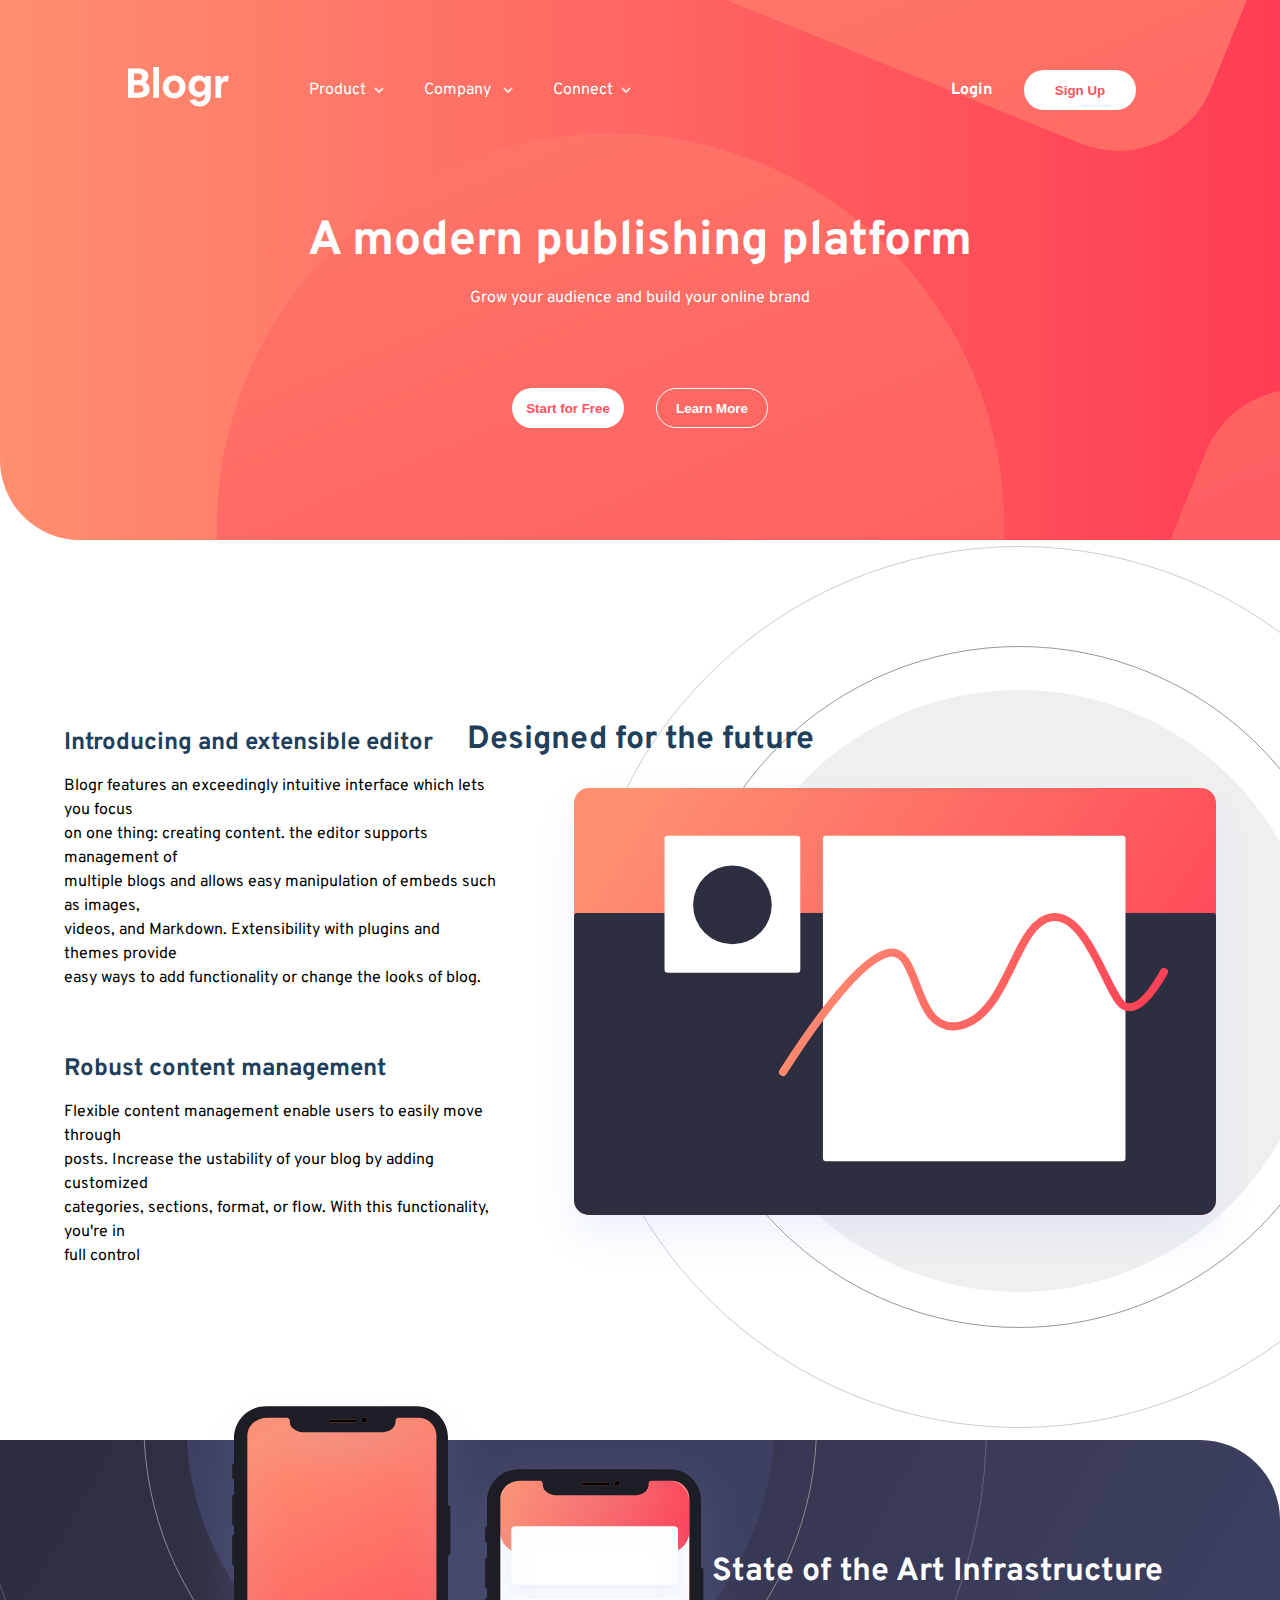
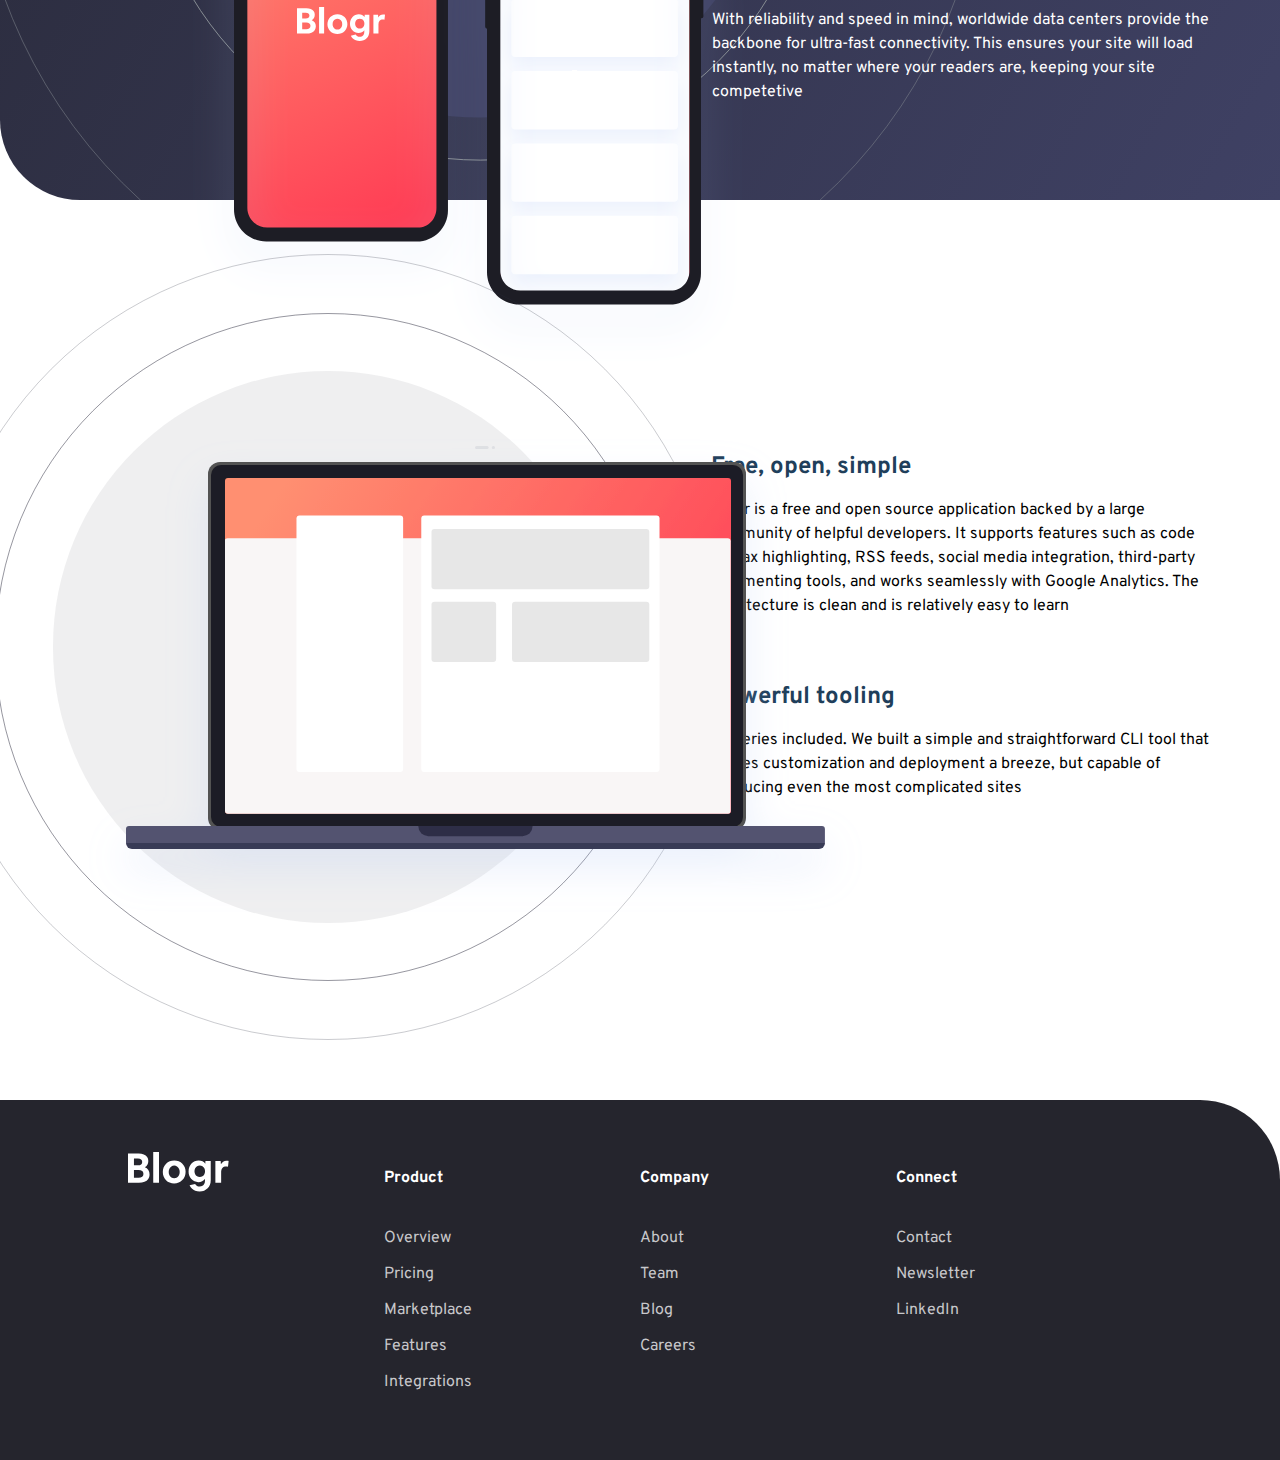
<file: blogr-landing-page-main/index.html>
<!DOCTYPE html>
<html lang="en">
  <head>
    <meta charset="UTF-8" />
    <meta http-equiv="X-UA-Compatible" content="IE=edge" />
    <meta name="viewport" content="width=device-width, initial-scale=1.0" />
    <title>Blogr landing page</title>
    <link rel="stylesheet" href="./css/style.css" />
    <script src="script.js" defer></script>
    <link rel="preconnect" href="https://fonts.gstatic.com" />
    <link
      href="https://fonts.googleapis.com/css2?family=Overpass:wght@300;600&display=swap"
      rel="stylesheet"
    />
  </head>
  <body>
    <section class="first-section">
      <header>
        <div class="logo-and-links">
          <div class="logo">
            <img src="./images/logo.svg" alt="logo" />
          </div>

          <ul class="nav-menu">
            <li>
              <a class="link" href="#"
                >Product<img src="./images/icon-arrow-light.svg" alt="arrow"
              /></a>
            </li>
            <li>
              <a class="link" href="#"
                >Company
                <img src="./images/icon-arrow-light.svg" alt="arrow" />
              </a>
            </li>
            <li class="last-link">
              <a class="link" href="#"
                >Connect<img
                  class="arrow"
                  src="./images/icon-arrow-light.svg"
                  alt="arrow"
              /></a>

              <ul class="link-menu">
                <li>Contact</li>
                <li>Newsletter</li>
                <li>LinkedIn</li>
              </ul>
            </li>
          </ul>
        </div>

        <div class="header-buttons">
          <a class="login" href="#">Login</a>
          <button type="button" class="sign-up">Sign Up</button>

          <img class="hamburger" src="./images/icon-hamburger.svg" alt="" />
        </div>
      </header>

      <div class="heading">
        <h1>A modern publishing platform</h1>
        <p>Grow your audience and build your online brand</p>
      </div>

      <div class="section-buttons">
        <button type="button" class="startForFree">Start for Free</button>
        <button type="button" class="learnMore">Learn More</button>
      </div>

      <div class="mobile-container">
        <div class="mobile">
          <ul class="mobile-menu">
            <li>
              <a class="link-2" href="#"
                >Product<img src="./images/icon-arrow-dark.svg" alt="arrow"
              /></a>
            </li>
            <li>
              <a class="link-2" href="#"
                >Company
                <img src="./images/icon-arrow-dark.svg" alt="arrow" />
              </a>
            </li>
            <li class="last-link-2">
              <a class="link" href="#"
                >Connect<img
                  class="arrow-2"
                  src="./images/icon-arrow-dark.svg"
                  alt="arrow"
              /></a>

              <ul class="link-menu-2">
                <li>Contact</li>
                <li>Newsletter</li>
                <li>LinkedIn</li>
              </ul>
            </li>
          </ul>

          <div class="buttons">
            <a class="login" href="#">Login</a>
            <button type="button" class="sign-up">Sign Up</button>
          </div>
        </div>
      </div>
    </section>

    <main>
      <section class="second-section">
        <h1>Designed for the future</h1>

        <div class="second-section-div">
          <div class="introduction">
            <div class="introduction-one">
              <h2>Introducing and extensible editor</h2>
              <p>
                Blogr features an exceedingly intuitive interface which lets you
                focus <br />
                on one thing: creating content. the editor supports management
                of <br />
                multiple blogs and allows easy manipulation of embeds such as
                images, <br />
                videos, and Markdown. Extensibility with plugins and themes
                provide <br />
                easy ways to add functionality or change the looks of blog.
              </p>
            </div>

            <div class="introduction-two">
              <h2>Robust content management</h2>
              <p>
                Flexible content management enable users to easily move through
                <br />
                posts. Increase the ustability of your blog by adding customized
                <br />
                categories, sections, format, or flow. With this functionality,
                you're in <br />
                full control
              </p>
            </div>
          </div>

          <div class="ilustration-one">
            <img
              class="ilustration-desktop"
              src="./images/illustration-editor-desktop.svg"
              alt="illustration"
            />
          </div>

          <div class="ilustration-two">
            <img
              class="ilustration-mobile"
              src="./images/illustration-editor-mobile.svg"
              alt="illustration"
            />
          </div>
        </div>
      </section>

      <section class="third-section">
        <div class="phone-imgs">
          <img src="./images/illustration-phones.svg" alt="phones" />
        </div>

        <div class="infrastructure-description">
          <h2>State of the Art Infrastructure</h2>
          <p>
            With reliability and speed in mind, worldwide data centers provide
            the<br />
            backbone for ultra-fast connectivity. This ensures your site will
            load <br />
            instantly, no matter where your readers are, keeping your site
            <br />
            competetive
          </p>
        </div>
      </section>

      <section class="fourth-section">
        <div class="computer-one">
          <img
            class="computer-desktop"
            src="./images/illustration-laptop-desktop.svg"
            alt="illustration"
          />
        </div>
        <div class="computer-two">
          <img
            class="computer-mobile"
            src="./images/illustration-laptop-mobile.svg"
            alt="illustration"
          />
        </div>

        <div class="possibilities">
          <div class="possibility-one">
            <h2>Free, open, simple</h2>
            <p>
              Blogr is a free and open source application backed by a large
              <br />
              community of helpful developers. It supports features such as code
              <br />
              syntax highlighting, RSS feeds, social media integration,
              third-party <br />
              commenting tools, and works seamlessly with Google Analytics. The
              <br />
              architecture is clean and is relatively easy to learn
            </p>
          </div>

          <div class="possibility-two">
            <h2>Powerful tooling</h2>
            <p>
              Batteries included. We built a simple and straightforward CLI tool
              that <br />
              makes customization and deployment a breeze, but capable of <br />
              producing even the most complicated sites
            </p>
          </div>
        </div>
      </section>
    </main>

    <footer>
      <div class="footer-container">
        <div class="logo">
          <img src="./images/logo.svg" alt="logo" />
        </div>

        <nav class="footer-nav">
          <p class="footer-nav-title">Product</p>

          <ul class="footer-nav-navlist">
            <li class="footer-nav-navlist-item">Overview</li>
            <li class="footer-nav-navlist-item">Pricing</li>
            <li class="footer-nav-navlist-item">Marketplace</li>
            <li class="footer-nav-navlist-item">Features</li>
            <li class="footer-nav-navlist-item">Integrations</li>
          </ul>
        </nav>

        <nav class="footer-nav">
          <p class="footer-nav-title">Company</p>

          <ul class="footer-nav-navlist">
            <li class="footer-nav-navlist-item">About</li>
            <li class="footer-nav-navlist-item">Team</li>
            <li class="footer-nav-navlist-item">Blog</li>
            <li class="footer-nav-navlist-item">Careers</li>
          </ul>
        </nav>

        <nav class="footer-nav">
          <p class="footer-nav-title">Connect</p>

          <ul class="footer-nav-navlist">
            <li class="footer-nav-navlist-item">Contact</li>
            <li class="footer-nav-navlist-item">Newsletter</li>
            <li class="footer-nav-navlist-item">LinkedIn</li>
          </ul>
        </nav>
      </div>
    </footer>
  </body>
</html>
</file>
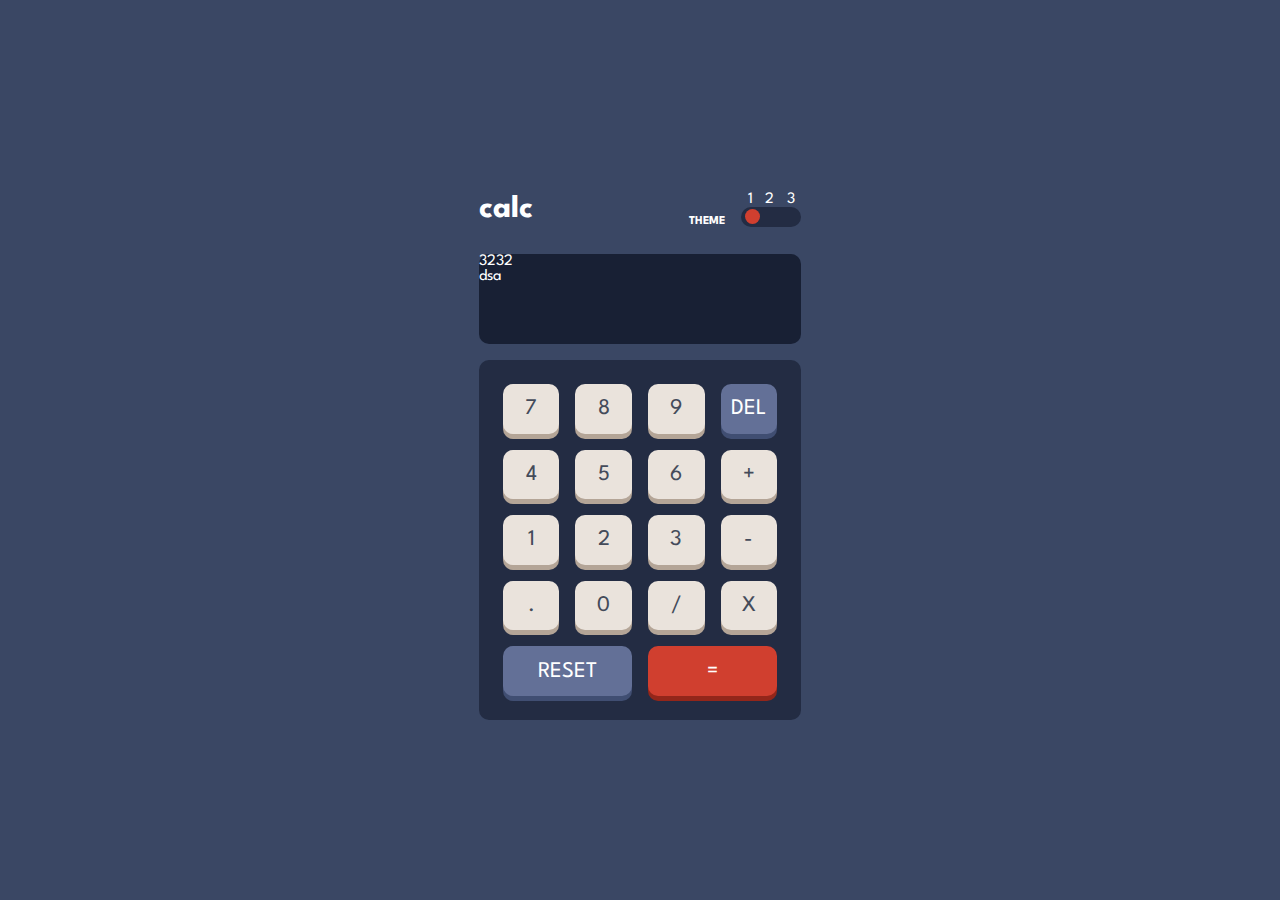
<file: calculator-app-main/index.html>
<!DOCTYPE html>
<html lang="en">
  <head>
    <meta charset="UTF-8" />
    <meta name="viewport" content="width=device-width, initial-scale=1.0" />
    <link
      rel="icon"
      type="image/png"
      sizes="32x32"
      href="./images/favicon-32x32.png"
    />
    <link rel="stylesheet" href="./css/style.css" />
    <link rel="preconnect" href="https://fonts.gstatic.com" />
    <link
      href="https://fonts.googleapis.com/css2?family=Spartan:wght@700&display=swap"
      rel="stylesheet"
    />

    <script src="./script.js" defer></script>
    <title>Frontend Mentor | Calculator app</title>
  </head>
  <body>
    <main id="main">
      <div class="calc-container">
        <header>
          <h1>calc</h1>

          <div class="theme-toggler">
            <h2>THEME</h2>

            <div>
              <div class="label-container">
                <label for="input1" class="label">1</label>
                <label for="input2" class="label">2</label>
                <label for="input3" class="label">3</label>
              </div>
              <div class="input-container">
                <input id="input1" class="input" type="radio" name="theme" />
                <input id="input2" class="input" type="radio" name="theme" />
                <input id="input3" class="input" type="radio" name="theme" />
              </div>
            </div>
          </div>
        </header>

        <div class="screen">
          <div class="screen-one">3232</div>
          <div class="screen-two">dsa</div>
        </div>
        <div class="button-container">
          <button class="button">7</button>
          <button class="button">8</button>
          <button class="button">9</button>
          <button class="delete">DEL</button>
          <button class="button">4</button>
          <button class="button">5</button>
          <button class="button">6</button>
          <button class="button">+</button>
          <button class="button">1</button>
          <button class="button">2</button>
          <button class="button">3</button>
          <button class="button">-</button>
          <button class="button">.</button>
          <button class="button">0</button>
          <button class="button">/</button>
          <button class="button">X</button>
          <button class="reset">RESET</button>
          <button class="equal">=</button>
        </div>
      </div>
    </main>

    <!-- <script src="./script.js"></script> -->
  </body>
</html>
</file>
<file: blogr-landing-page-main/css/style.css>
*,
*::before,
*::after {
  padding: 0;
  margin: 0;
  box-sizing: border-box;
}

body {
  font-size: 16px;
  font-family: "Overpass", sans-serif;
  color: black;
  overflow-x: hidden;
}

.first-section {
  overflow-x: hidden;
  min-height: 60vh;
  background: url(../images/bg-pattern-intro.svg) no-repeat 20% 50%, linear-gradient(to right, #ff8f70, #ff3d54);
  border-bottom-left-radius: 80px;
}
.first-section .heading {
  margin: 2rem 0rem;
  color: white;
  display: flex;
  align-items: center;
  justify-content: center;
  flex-direction: column;
  text-align: center;
}
.first-section .heading h1 {
  font-size: 3rem;
}
.first-section .heading p {
  margin-top: 1rem;
}
.first-section .section-buttons {
  display: flex;
  align-items: center;
  justify-content: center;
  margin-top: 5rem;
  border: none;
}
.first-section .startForFree,
.first-section .learnMore {
  margin: 0rem 1rem;
  border: none;
  outline: none;
  height: 2.5rem;
  width: 7rem;
  border-radius: 20px;
  font-weight: bold;
  cursor: pointer;
}
.first-section .startForFree {
  background: white;
  color: #ff525d;
}
.first-section .startForFree:hover {
  background: #ff7a85;
  color: white;
}
.first-section .learnMore {
  color: white;
  background: none;
  border: 1px solid white;
}
.first-section .learnMore:hover {
  background: white;
  color: #ff525d;
}
.first-section .last-link {
  position: relative;
}
.first-section .last-link .arrow {
  transition: transform 300ms ease-in-out;
}
.first-section .last-link .arrow.rotate {
  transform: rotate(180deg);
}
.first-section .last-link .link-menu {
  position: absolute;
  left: 0;
  top: 150%;
  width: 130px;
  height: 130px;
  border-radius: 5px;
  background: white;
  list-style: none;
  display: flex;
  justify-content: center;
  flex-direction: column;
  opacity: 0;
  pointer-events: none;
  transition: all 0.3s ease-in-out;
}
.first-section .last-link .link-menu.open {
  opacity: 1;
  pointer-events: all;
}
.first-section .last-link .link-menu li {
  margin: 0.5rem 1rem;
  cursor: pointer;
}
.first-section .last-link .link-menu li:hover {
  font-weight: bold;
}
.first-section .mobile-container {
  width: 90%;
  height: 40vh;
  left: 50%;
  bottom: 25%;
  transform: translate(-50%, -50%);
  position: absolute;
  background: white;
  border-radius: 5px;
  display: flex;
  align-items: center;
  justify-content: center;
  opacity: 0;
  pointer-events: none;
  transition: opacity 0.3s ease-in-out;
}
.first-section .mobile-container .mobile-menu {
  list-style: none;
  width: 100%;
  height: 100%;
  display: flex;
  align-items: center;
  justify-content: center;
  flex-direction: column;
  border-bottom: 1px solid #ededed;
}
.first-section .mobile-container .mobile-menu li {
  margin: 0.5rem 0rem;
  display: flex;
  align-items: center;
  justify-content: center;
}
.first-section .mobile-container .mobile-menu .last-link-2 {
  display: flex;
  flex-direction: column;
}
.first-section .mobile-container .mobile-menu a {
  text-decoration: none;
  color: #1f3f5b;
  font-weight: bold;
}
.first-section .mobile-container .mobile-menu img {
  margin: 0 0.5rem;
}
.first-section .mobile-container .mobile-menu .link-menu-2 {
  list-style: none;
  background: #ededed;
  border-radius: 15px;
  width: 25rem;
  display: none;
}
.first-section .mobile-container .mobile-menu .link-menu-2 li {
  margin: 1rem 0rem;
  color: #1f3f5b;
}
.first-section .mobile-container .mobile-menu .link-menu-2.open {
  display: block;
}
.first-section .mobile-container .mobile-menu .arrow-2 {
  transition: transform 300ms ease-in-out;
}
.first-section .mobile-container .mobile-menu .arrow-2.rotate {
  transform: rotate(180deg);
}
.first-section .mobile-container .mobile {
  width: 90%;
  height: 70%;
  display: flex;
  align-items: center;
  justify-content: center;
  flex-direction: column;
}
.first-section .buttons {
  display: flex;
  align-items: center;
  justify-content: center;
  flex-direction: column;
  height: 70%;
}
.first-section .buttons a {
  margin: 1rem 0rem;
  text-decoration: none;
}
.first-section .buttons button {
  margin: 0.5rem 0rem;
}
.first-section .buttons .sign-up {
  background: linear-gradient(to right, #ff8f70, #ff3d54);
  height: 2.5rem;
  width: 7rem;
  border: none;
  cursor: pointer;
  border-radius: 20px;
  color: white;
  font-weight: bold;
}
.first-section .buttons .login {
  font-weight: bold;
  color: #1f3f5b;
}

.mobile-container.open {
  opacity: 1;
  pointer-events: all;
}

header {
  width: 80%;
  min-height: 20vh;
  margin: auto;
  display: flex;
  align-items: center;
  justify-content: space-between;
}
header .logo-and-links {
  display: flex;
  align-items: center;
  justify-content: center;
}
header .nav-menu {
  list-style: none;
  display: flex;
  align-items: center;
  justify-content: center;
  margin: 4rem;
}
header .nav-menu a {
  text-decoration: none;
  margin: 1rem;
  color: white;
}
header .nav-menu a:hover {
  text-decoration: underline;
}
header .nav-menu img {
  margin: 0rem 0.5rem;
}
header .header-buttons {
  display: flex;
  align-items: center;
  font-weight: bold;
}
header .header-buttons a {
  text-decoration: none;
  color: white;
}
header .header-buttons .hamburger {
  display: none;
}
header .header-buttons .login,
header .header-buttons .sign-up {
  margin: 0rem 1rem;
  outline: none;
  cursor: pointer;
}
header .header-buttons .sign-up {
  height: 2.5rem;
  width: 7rem;
  border-radius: 20px;
  background: white;
  color: #ff525d;
  border: none;
  font-weight: bold;
}
header .header-buttons .sign-up:hover {
  background: #ff7a85;
  color: white;
}

.second-section {
  display: flex;
  align-items: center;
  justify-content: center;
  flex-direction: column;
  min-height: 100vh;
  position: relative;
}
.second-section h1 {
  text-align: center;
  position: absolute;
  top: 20%;
  bottom: 0;
  left: 0;
  right: 0;
  font-size: 2rem;
  color: #1f3f5b;
}
.second-section h2 {
  margin: 1rem 0rem;
  color: #1f3f5b;
}
.second-section .second-section-div {
  display: flex;
  align-items: center;
  justify-content: center;
}
.second-section .second-section-div .introduction {
  margin-right: 45rem;
  padding: 4rem;
}
.second-section .second-section-div .introduction .introduction-one p {
  line-height: 1.5rem;
}
.second-section .second-section-div .introduction .introduction-two {
  margin-top: 4rem;
}
.second-section .second-section-div .introduction .introduction-two p {
  line-height: 1.5rem;
}
.second-section .second-section-div .ilustration-one {
  position: absolute;
  right: -14%;
}
.second-section .second-section-div .ilustration-two {
  display: none;
}

.third-section {
  min-height: 40vh;
  background: url(../images/bg-pattern-circles.svg) no-repeat -10% 80%, linear-gradient(120deg, #2c2d3f, #3f4164);
  display: flex;
  align-items: center;
  justify-content: center;
  border-top-right-radius: 80px;
  border-bottom-left-radius: 80px;
  position: relative;
}
.third-section .infrastructure-description {
  margin-left: 40rem;
}
.third-section .infrastructure-description h2 {
  font-size: 2rem;
  color: white;
  margin: 1rem 0rem;
}
.third-section .infrastructure-description p {
  line-height: 1.5rem;
  color: white;
}
.third-section .phone-imgs {
  position: absolute;
  left: 15%;
  top: -15%;
}

.fourth-section {
  position: relative;
  min-height: 100vh;
  display: flex;
  align-items: center;
  justify-content: center;
}
.fourth-section .possibilities {
  margin-left: 40rem;
}
.fourth-section .possibilities p {
  line-height: 1.5rem;
}
.fourth-section .possibilities h2 {
  margin: 1rem 0rem;
  color: #1f3f5b;
}
.fourth-section .possibilities .possibility-two {
  margin: 4rem 0rem;
}
.fourth-section .computer-one {
  position: absolute;
  left: -5%;
}
.fourth-section .computer-two {
  display: none;
}

footer {
  min-height: 40vh;
  color: #c8c8cb;
  background: #25252d;
  display: flex;
  align-items: center;
  justify-content: center;
  border-top-right-radius: 80px;
}
footer .footer-nav .footer-nav-title {
  color: white;
  font-weight: bold;
  margin: 1rem 0rem;
}
footer .footer-nav-navlist {
  margin-top: 2.5rem;
  list-style: none;
}
footer .footer-nav-navlist .footer-nav-navlist-item {
  margin: 1rem 0rem;
  cursor: pointer;
}
footer .footer-nav-navlist .footer-nav-navlist-item:hover {
  text-decoration: underline;
}
footer .footer-container {
  display: grid;
  width: 80%;
  margin: auto;
  grid-template-columns: repeat(4, 1fr);
}

@media screen and (max-width: 1030px) {
  .nav-menu {
    display: none !important;
  }

  .header-buttons a,
.header-buttons button {
    display: none;
  }

  .hamburger {
    display: flex !important;
    cursor: pointer;
  }

  .introduction {
    text-align: center;
    margin-right: 0 !important;
  }

  .ilustration-one {
    display: none !important;
  }

  .ilustration-two {
    display: flex !important;
    align-items: center;
    justify-content: center;
  }

  .second-section h1 {
    position: relative;
    margin: 4rem 0rem;
  }

  .second-section-div {
    flex-direction: column-reverse !important;
  }

  .third-section {
    flex-direction: column !important;
    display: flex;
    align-items: center;
    justify-content: center;
    min-height: 90vh;
  }
  .third-section .phone-imgs {
    position: absolute;
    display: flex;
    align-items: center;
    justify-content: center;
    top: -50%;
    left: 0;
    right: 0;
    bottom: 0;
  }
  .third-section .infrastructure-description {
    justify-self: flex-end;
    margin: 0;
    margin-top: 30rem;
    text-align: center;
  }

  .fourth-section {
    flex-direction: column !important;
  }
  .fourth-section .computer-one {
    display: none;
  }
  .fourth-section .computer-two {
    display: flex;
    align-items: center;
    justify-content: center;
  }
  .fourth-section .possibilities {
    margin: 0;
    text-align: center;
  }

  .footer-container {
    grid-template-columns: repeat(1, 1fr) !important;
    text-align: center;
    margin-top: 2rem !important;
  }
}

/*# sourceMappingURL=style.css.map */
</file>
<file: calculator-app-main/css/style.css>
* {
  padding: 0;
  margin: 0;
  box-sizing: border-box;
  font-family: "Spartan", sans-serif;
}

main {
  background: #3a4764;
  min-height: 100vh;
  display: flex;
  align-items: center;
  justify-content: center;
  color: white;
}

.calc-container {
  min-height: 55vh;
  width: 28%;
}
.calc-container header {
  display: flex;
  min-height: 10vh;
  width: 90%;
  margin: auto;
  align-items: center;
  justify-content: space-between;
}
.calc-container header .theme-toggler {
  display: flex;
}
.calc-container header .theme-toggler h2 {
  font-size: 12px;
  align-self: flex-end;
  margin-right: 1rem;
}
.calc-container header .theme-toggler .label-container {
  display: flex;
  justify-content: space-evenly;
  text-align: center;
}
.calc-container header .theme-toggler .label-container .label {
  margin: 0rem 0.35rem;
}
.calc-container header .theme-toggler .input-container {
  width: 60px;
  height: 20px;
  border-radius: 10px;
  background: #232c43;
  display: flex;
  align-items: center;
  justify-content: space-evenly;
}
.calc-container header .theme-toggler .input-container .input {
  appearance: none;
  background: #d03f2f;
  width: 15px;
  height: 15px;
  border-radius: 50%;
  opacity: 0;
  cursor: pointer;
}
.calc-container header .theme-toggler .input-container .input:checked {
  opacity: 1;
}
.calc-container .screen {
  min-height: 10vh;
  width: 90%;
  background: #182034;
  margin: auto;
  border-radius: 10px;
}
.calc-container .button-container {
  min-height: 40vh;
  width: 90%;
  background: #232c43;
  border-radius: 10px;
  margin: 1rem auto;
  display: grid;
  grid-template-columns: repeat(4, 1fr);
  padding: 1.5rem;
  grid-gap: 1rem;
}
.calc-container .button-container .button,
.calc-container .button-container .reset,
.calc-container .button-container .equal,
.calc-container .button-container .delete {
  border-radius: 10px;
  outline: none;
  border: none;
  font-size: 1.4rem;
  cursor: pointer;
  background: #eae3dc;
  box-shadow: 0 5px #b4a597;
  text-align: center;
}
.calc-container .button-container .reset,
.calc-container .button-container .delete {
  background: #637097;
  box-shadow: 0 5px #404e72;
}
.calc-container .button-container .equal {
  background: #d03f2f;
  box-shadow: 0 5px #93261a;
}
.calc-container .button-container .reset,
.calc-container .button-container .equal,
.calc-container .button-container .delete {
  color: white;
}
.calc-container .button-container .button {
  color: #444b5a;
}
.calc-container .button-container .reset {
  grid-column: 1/3;
}
.calc-container .button-container .equal {
  grid-column: 3/5;
}

/*# sourceMappingURL=style.css.map */
</file>
